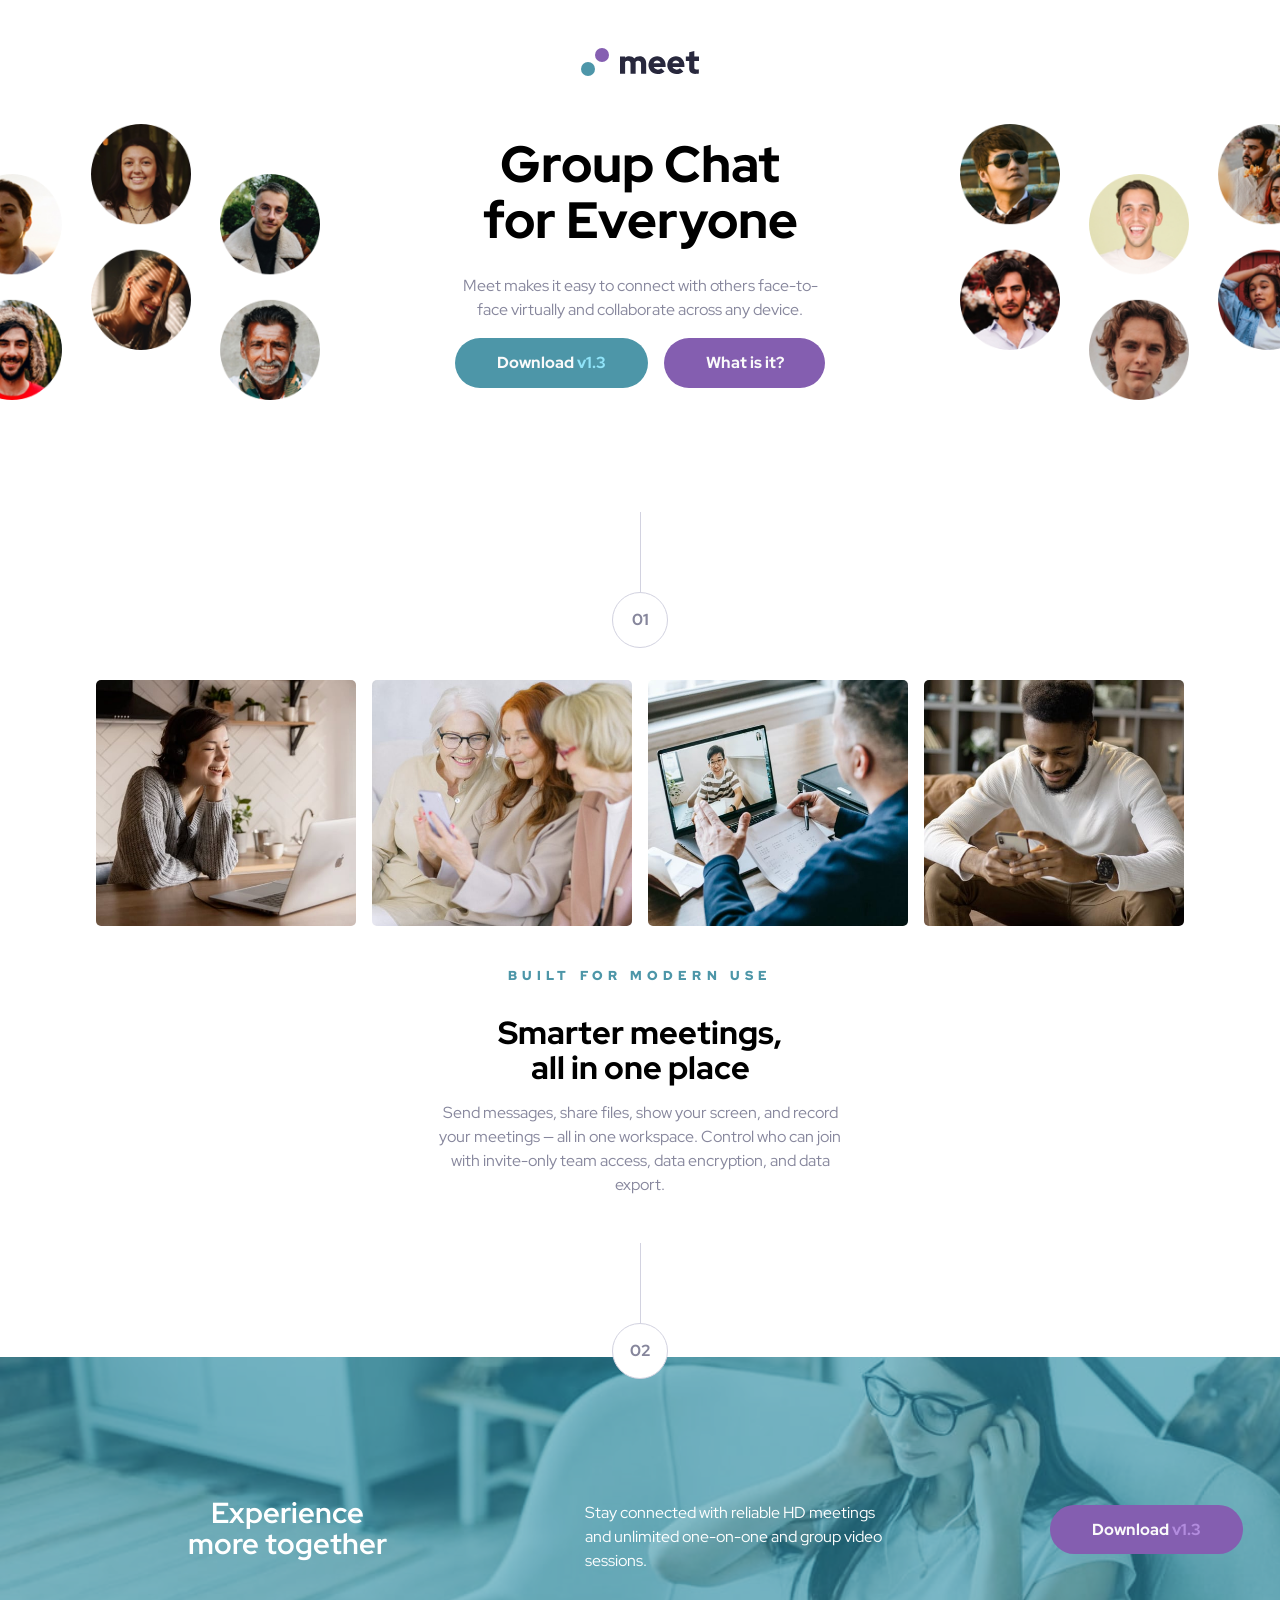
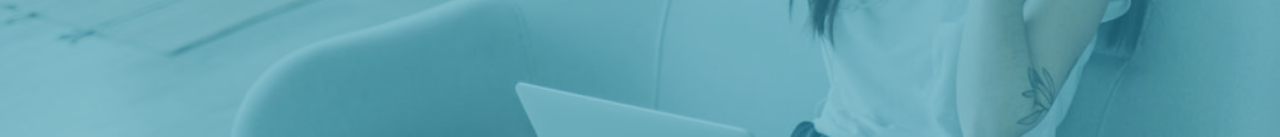
<file: index.html>
<!DOCTYPE html>
<html lang="en">
  <head>
    <meta charset="UTF-8" />
    <meta name="viewport" content="width=device-width, initial-scale=1.0" />

    <link rel="preconnect" href="https://fonts.googleapis.com" />
    <link rel="preconnect" href="https://fonts.gstatic.com" crossorigin />
    <link
      href="https://fonts.googleapis.com/css2?family=Montserrat:ital,wght@0,100..900;1,100..900&family=Red+Hat+Display:ital,wght@0,300..900;1,300..900&display=swap"
      rel="stylesheet"
    />

    <link rel="stylesheet" href="styles.css" />
    <link
      rel="icon"
      type="image/png"
      sizes="32x32"
      href="./assets/favicon-32x32.png"
    />
    <title>Frontend Mentor | Meet landing page</title>
  </head>
  <body>
    <header>
      <img src="assets/logo.svg" alt="meet logo" />
    </header>
    <main>
      <section class="hero">
        <img class="hero-image-left" src="assets/desktop/image-hero-left.png" alt="avatar faces in bubbles"/>
        <img class="hero-image-right" src="assets/desktop/image-hero-right.png" alt="avatar faces in bubbles"/>
        <div class="hero-container">
          <div class="hero-text-header">
            <h1>Group Chat <br> for Everyone </h1>
            <p>
              Meet makes it easy to connect with others face-to-face virtually
              and collaborate across any device.
            </p>
          </div>
          <div class="hero-ctas">
            <button class="cyan-btn download">
              Download <span>v1.3</span>
            </button>
            <button class="purple-btn question">What is it?</button>
          </div>
        </div>
      </section>
      <section class="description">
        <div class="chapter">
          <div class="chapter-line"></div>
          <div class="chapter-number">
            <span>01</span>
          </div>
        </div>
        <div class="description-images">
          <div class="description-photo">
            <img
              class="photo photo-1"
              src="assets/desktop/image-woman-in-videocall.jpg"
              alt="woman in a videocall"
            />
          </div>
          <div class="description-photo">
            <img
              class="photo photo-2"
              src="assets/desktop/image-women-videochatting.jpg"
              alt="women videochatting"
            />
          </div>
          <div class="description-photo">
            <img
              class="photo photo-3"
              src="assets/desktop/image-men-in-meeting.jpg"
              alt="men in a meeting"
            />
          </div>
          <div class="description-photo">
            <img
              class="photo photo-4"
              src="assets/desktop/image-man-texting.jpg"
              alt="man texting"
            />
          </div>
        </div>
        <div class="description-text">
          <h2>BUILT FOR MODERN USE</h2>
          <h3>Smarter meetings, all in one place</h3>
          <p>
            Send messages, share files, show your screen, and record your
            meetings — all in one workspace. Control who can join with
            invite-only team access, data encryption, and data export.
          </p>
        </div>
      </section>
    </main>
    <footer class="footer-container">
      <div class="chapter">
        <div class="chapter-line"></div>
        <div class="chapter-number">
          <span>02</span>
        </div>
      </div>
      <article class="footer-article">
          <div class="footer-header">
            <h4>Experience more together</h4>
          </div>
          <div class="footer-description">
            <p>
              Stay connected with reliable HD meetings and unlimited one-on-one
              and group video sessions.
            </p>
          </div>
          <div class="footer-cta">
            <button class="purple-btn download">
              Download <span>v1.3</span>
            </button>
          </div>
      </article>
    </footer>
  </body>
</html>
</file>
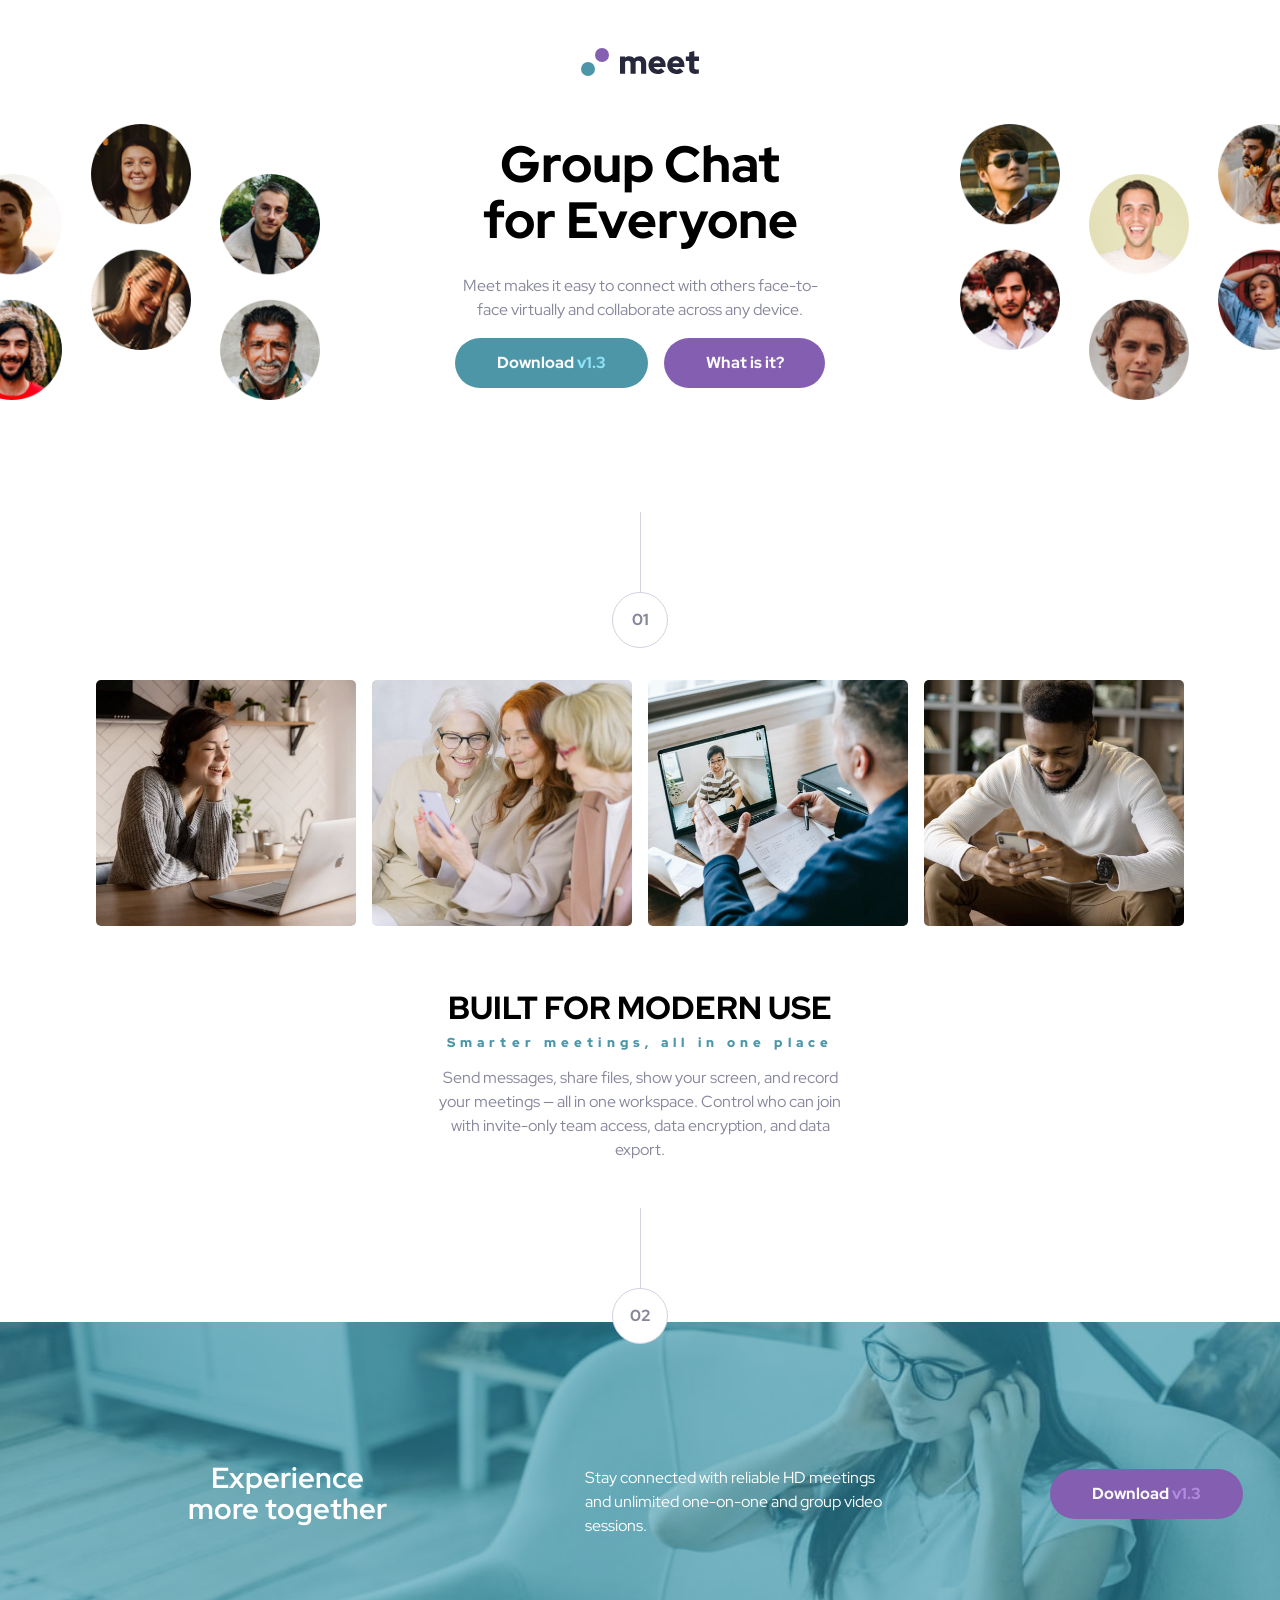
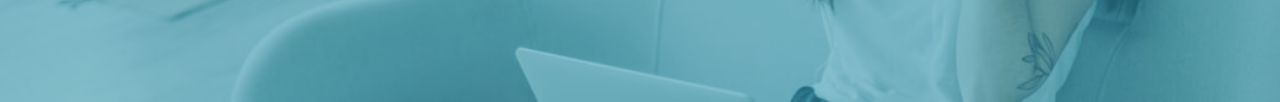
<file: starter-code/index.html>
<!DOCTYPE html>
<html lang="en">
  <head>
    <meta charset="UTF-8" />
    <meta name="viewport" content="width=device-width, initial-scale=1.0" />

    <link rel="preconnect" href="https://fonts.googleapis.com" />
    <link rel="preconnect" href="https://fonts.gstatic.com" crossorigin />
    <link
      href="https://fonts.googleapis.com/css2?family=Montserrat:ital,wght@0,100..900;1,100..900&family=Red+Hat+Display:ital,wght@0,300..900;1,300..900&display=swap"
      rel="stylesheet"
    />

    <link rel="stylesheet" href="../styles.css" />
    <link
      rel="icon"
      type="image/png"
      sizes="32x32"
      href="./assets/favicon-32x32.png"
    />
    <title>Frontend Mentor | Meet landing page</title>
  </head>
  <body>
    <header>
      <img src="assets/logo.svg" alt="meet logo" />
    </header>
    <main>
      <section class="hero">
        <img class="hero-image-left" src="assets/desktop/image-hero-left.png" alt="peoples faces"/>
        <img class="hero-image-right" src="assets/desktop/image-hero-right.png" alt="peoples faces"/>
        <div class="hero-container">
          <div class="hero-text-header">
            <h1>Group Chat <br> for Everyone </h1>
            <p>
              Meet makes it easy to connect with others face-to-face virtually
              and collaborate across any device.
            </p>
          </div>
          <div class="hero-ctas">
            <button class="cyan-btn download">
              Download <span>v1.3</span>
            </button>
            <button class="purple-btn question">What is it?</button>
          </div>
        </div>
      </section>
      <section class="description">
        <div class="chapter">
          <div class="chapter-line"></div>
          <div class="chapter-number">
            <span>01</span>
          </div>
        </div>
        <div class="description-images">
          <div class="description-photo">
            <img
              class="photo photo-1"
              src="assets/desktop/image-woman-in-videocall.jpg"
            />
          </div>
          <div class="description-photo">
            <img
              class="photo photo-2"
              src="assets/desktop/image-women-videochatting.jpg"
            />
          </div>
          <div class="description-photo">
            <img
              class="photo photo-3"
              src="assets/desktop/image-men-in-meeting.jpg"
            />
          </div>
          <div class="description-photo">
            <img
              class="photo photo-4"
              src="assets/desktop/image-man-texting.jpg"
            />
          </div>
        </div>
        <div class="description-text">
          <h3>BUILT FOR MODERN USE</h3>
          <h2>Smarter meetings, all in one place</h2>
          <p>
            Send messages, share files, show your screen, and record your
            meetings — all in one workspace. Control who can join with
            invite-only team access, data encryption, and data export.
          </p>
        </div>
      </section>
    </main>
    <footer class="footer-container">
      <div class="chapter">
        <div class="chapter-line"></div>
        <div class="chapter-number">
          <span>02</span>
        </div>
      </div>
      <article class="footer-article">
          <div class="footer-header">
            <h4>Experience more together</h4>
          </div>
          <div class="footer-description">
            <p>
              Stay connected with reliable HD meetings and unlimited one-on-one
              and group video sessions.
            </p>
          </div>
          <div class="footer-cta">
            <button class="purple-btn download">
              Download <span>v1.3</span>
            </button>
          </div>
      </article>
    </footer>
  </body>
</html>
</file>
<file: styles.css>
/* Box sizing rules */
*,
*::before,
*::after {
  box-sizing: border-box;
}

:root {
  --clr-cyan: hsl(192, 37%, 48%);
  --clr-cyan-light: hsl(192, 90%, 77%);
  --clr-purple: hsl(268, 34%, 53%);
  --clr-purple-light: hsl(268, 100%, 86%);

  --clr-purple-hover: hsl(268, 55%, 71%);
  --clr-cyan-hover: hsl(192, 54%, 64%);

  --clr-slate-dark: hsl(240, 21%, 20%);
  --clr-slate-med: hsl(240, 10%, 57%);
  --clr-slate-light: hsl(240, 18%, 85%);
  --clr-white: hsl(0, 0%, 98%);
}

/* Prevent font size inflation */
html {
  -moz-text-size-adjust: none;
  -webkit-text-size-adjust: none;
  text-size-adjust: none;
}

/* Remove default margin in favour of better control in authored CSS */
body, h1, h2, h3, h4, p,
figure, blockquote, dl, dd {
  margin-block-end: 0;
}

/* Remove list styles on ul, ol elements with a list role, which suggests default styling will be removed */
ul[role='list'],
ol[role='list'] {
  list-style: none;
}

/* Set core body defaults */
body {
  min-height: 100vh;
  line-height: 1.5;
  font-family: "Red Hat Display", serif;
  padding: 0;
  margin: 0;
}

/* Set shorter line heights on headings and interactive elements */
h1, h2, h3, h4,
button, input, label {
  line-height: 1.1;
}

/* Balance text wrapping on headings */
h1, h2,
h3, h4 {
  text-wrap: balance;
}

/* A elements that don't have a class get default styles */
a:not([class]) {
  text-decoration-skip-ink: auto;
  color: currentColor;
}

/* Make images easier to work with */
img,
picture {
  max-width: 100%;
  display: block;
}

/* Inherit fonts for inputs and buttons */
input, button,
textarea, select {
  font-family: inherit;
  font-size: inherit;
}

/* Make sure textareas without a rows attribute are not tiny */
textarea:not([rows]) {
  min-height: 10em;
}

/* Anything that has been anchored to should have extra scroll margin */
:target {
  scroll-margin-block: 5ex;
}


/* header */

header img {
  margin: 3em auto;
}

/* hero */

.hero {
  display: grid;
  grid-template-areas:
    "left right"
    "content content"
  ;
  grid-template-columns: repeat(2, 1fr);
  column-gap: 2rem;
  overflow: hidden;
}

.hero-image-left {
  grid-area: left;
  justify-self: end;
  max-width: 112%;
  overflow: hidden;
}

.hero-image-right {
  grid-area: right;
  justify-self: start;
  max-width: 112%;
  overflow: hidden;
}

.hero-container {
  grid-area: content;
  margin: 0 auto;
  align-self: center;
  justify-self: center;
}

.hero-text-header {
    text-align: center;
    margin: 0 auto;
    place-content: center;
    max-width: 70%;

    h1 {
      font-size: 2.5rem;
      font-weight: 800;
      margin-bottom: 0.5em;
    }

    p {
      margin: 0 auto;
      font-size: 1rem;
      font-weight: 400;
      line-height: 1.5em;
      margin-bottom: 1em;
      width: 93.5%;
      color: var(--clr-slate-med)
    }
}

.hero-ctas {
  place-self: center;
  display: flex;
  flex-direction: column;
  justify-content: center;
  align-items: center;
  gap: 1em;
}

.cyan-btn {
  width: 100%;
  border-radius: 29px;
  padding: 16px 40px;
  background-color: var(--clr-cyan);
  border: none;
  color: var(--clr-white);
  font-size: var(--fs--preset5);
  font-weight: 800;
  gap: 0.2em;
  text-align: center;
  transition: background-color 0.2s ease-in-out;

  span {
    color: var(--clr-cyan-light)
  }
}

.cyan-btn:hover {
  background-color: var(--clr-cyan-hover);
}

.purple-btn {
  border-radius: 29px;
  text-align: center;
  padding: 1em 2em;
  background-color: var(--clr-purple);
  border: none;
  color: var(--clr-white);
  font-size: var(--fs--preset5);
  font-weight: 800;
  transition: background-color 0.2s ease-in-out;

  span {
    color: var(--clr-purple-hover)
  }
  }

.purple-btn:hover {
  background-color: var(--clr-purple-light);
}

.download {
  width: 193px;
}

.question {
  width: 161px;
  padding: 16px 40px;
  background-color: var(--clr-purple);
  border: none;
  color: var(--clr-white);
  font-size: var(--fs--preset5);
  font-weight: 800;

  span {
    color: var(--clr-purple-light)
  }
}

/* description */

.description {
  padding-top: 5em;
  display: flex;
  justify-content: center;
  flex-direction: column;
}

.description-text {
  p {
    color: var(--clr-slate-med)
  }
}

.chapter {
  display: flex;
  flex-direction: column;
  justify-content: center;
  align-items: center;
  z-index: 999;
  position: relative;
  width: 100%;
}

.chapter-line {
  border-left: 1px solid var(--clr-slate-light);
  height: 80px;
  margin: 0 auto;
}

.chapter-number {
  margin: 0 auto;
  color: var(--clr-slate-med);

  span {
    background-color: white;
    display: inline-flex;
    justify-content: center;
    align-items: center;
    font-size: 16px;
    font-weight: 800;
    border: 1px solid var(--clr-slate-light);
    border-radius: 50%;
    width: 56px;
    height: 56px;
  }
}

.description-images {
  margin: 2em 2em;
  display: grid;
  grid-template-columns: 1fr 1fr;
  gap: 1rem;

  .photo {
    border-radius: 5px;
    justify-self: center;
    max-height: 200px;
    width: 100%;
    object-fit: cover;
  }  
}

.description-text {
  text-align: center;
  margin: 0 auto;
  width: 70%;
  
  h2 {
    font-size: 0.8rem;
    letter-spacing: .4em;
    font-weight: 900;
    color: var(--clr-cyan)
  }

  h3 {
    font-size: 2rem;
    font-weight: 800;
  }

  p {
    font-size: 1rem;
  }
}

/* footer */

.footer-container {
  position: relative;
  margin-top: 10rem;
  width: 100%;
  min-height: 380px;
  background-repeat: no-repeat;
  background-image: url("assets/mobile/image-footer.jpg");
  background-size: 100% 100%;
  background-color: var(--clr-cyan);
  background-blend-mode: soft-light;
background-size: cover;

  .chapter {
    position: absolute;
    top: -30%;
    left: 50%;
    transform: translateX(-50%);
  }
  background-size: cover;

  .chapter {
    position: absolute;
    top: -30%;
    left: 50%;
    transform: translateX(-50%);
  }
}

.footer-article {
  display: flex;
  flex-direction: column;
  justify-content: center;
  align-items: center;
  gap: 1em;
  margin-top: 1.8em;
  color: white;
  text-align: center;
  padding: 0 2em;
}

.footer-header {
  font-size: 1.8rem;
  font-weight: 800;
}

.footer-cta {
  margin: 0 auto;
  border: none;
  display: flex;
  justify-content: center;
}

/* tablet */
@media screen and (min-width: 768px) {

  .hero-text-header {
    max-width: 60%;
  }

  .hero-ctas {
    flex-direction: row;
  }

  .description {
    padding-top: 7em;
    margin: 0 auto;
  }

  .description-images {
    margin: 4em 2em;
    grid-template-columns: 1fr 1fr 1fr 1fr;
    gap: 0.8;
  }

  .description-text {
    width: 54%;
  }

  .footer-container {
    background-image: url("assets/tablet/image-footer.jpg");
  }

  .footer-description {
    max-width: 52%;
  }
}


/* desktop */
@media screen and (min-width: 1200px){

.hero {
  display: grid;
  grid-template-areas:
    "left content right";
  overflow: hidden;
  column-gap: 0;
  grid-template-columns: 1fr 2fr 1fr;
}

.hero-text-header {
  h1 {
    margin-top: 0;
    padding-top: 0;
    font-size: 3.2rem;
  }
}

.description-images {
  margin: 2em 6em;

  .photo {
    max-height: 350px;
  }
}

.description-text {
  width: 32%;
}

.footer-container {
  background-image: url("assets/desktop/image-footer.jpg");
}

.footer-article {
  padding-top: 8em;
  padding-left: 5em;
  display: flex;
  flex-direction: row;
  justify-content: space-between;
  align-items: center;
}

.footer-header {
  padding-left: 3em;
  align-self: center;
  h4 {
    margin-top: 0;
  }
}

.footer-description {
  padding-left: 10em;
 
  p {
    max-width: 70%;
    text-align: left;
  }
}

.footer-cta {
  flex-basis: 300px;
  max-width: 20%;
}
}
</file>
